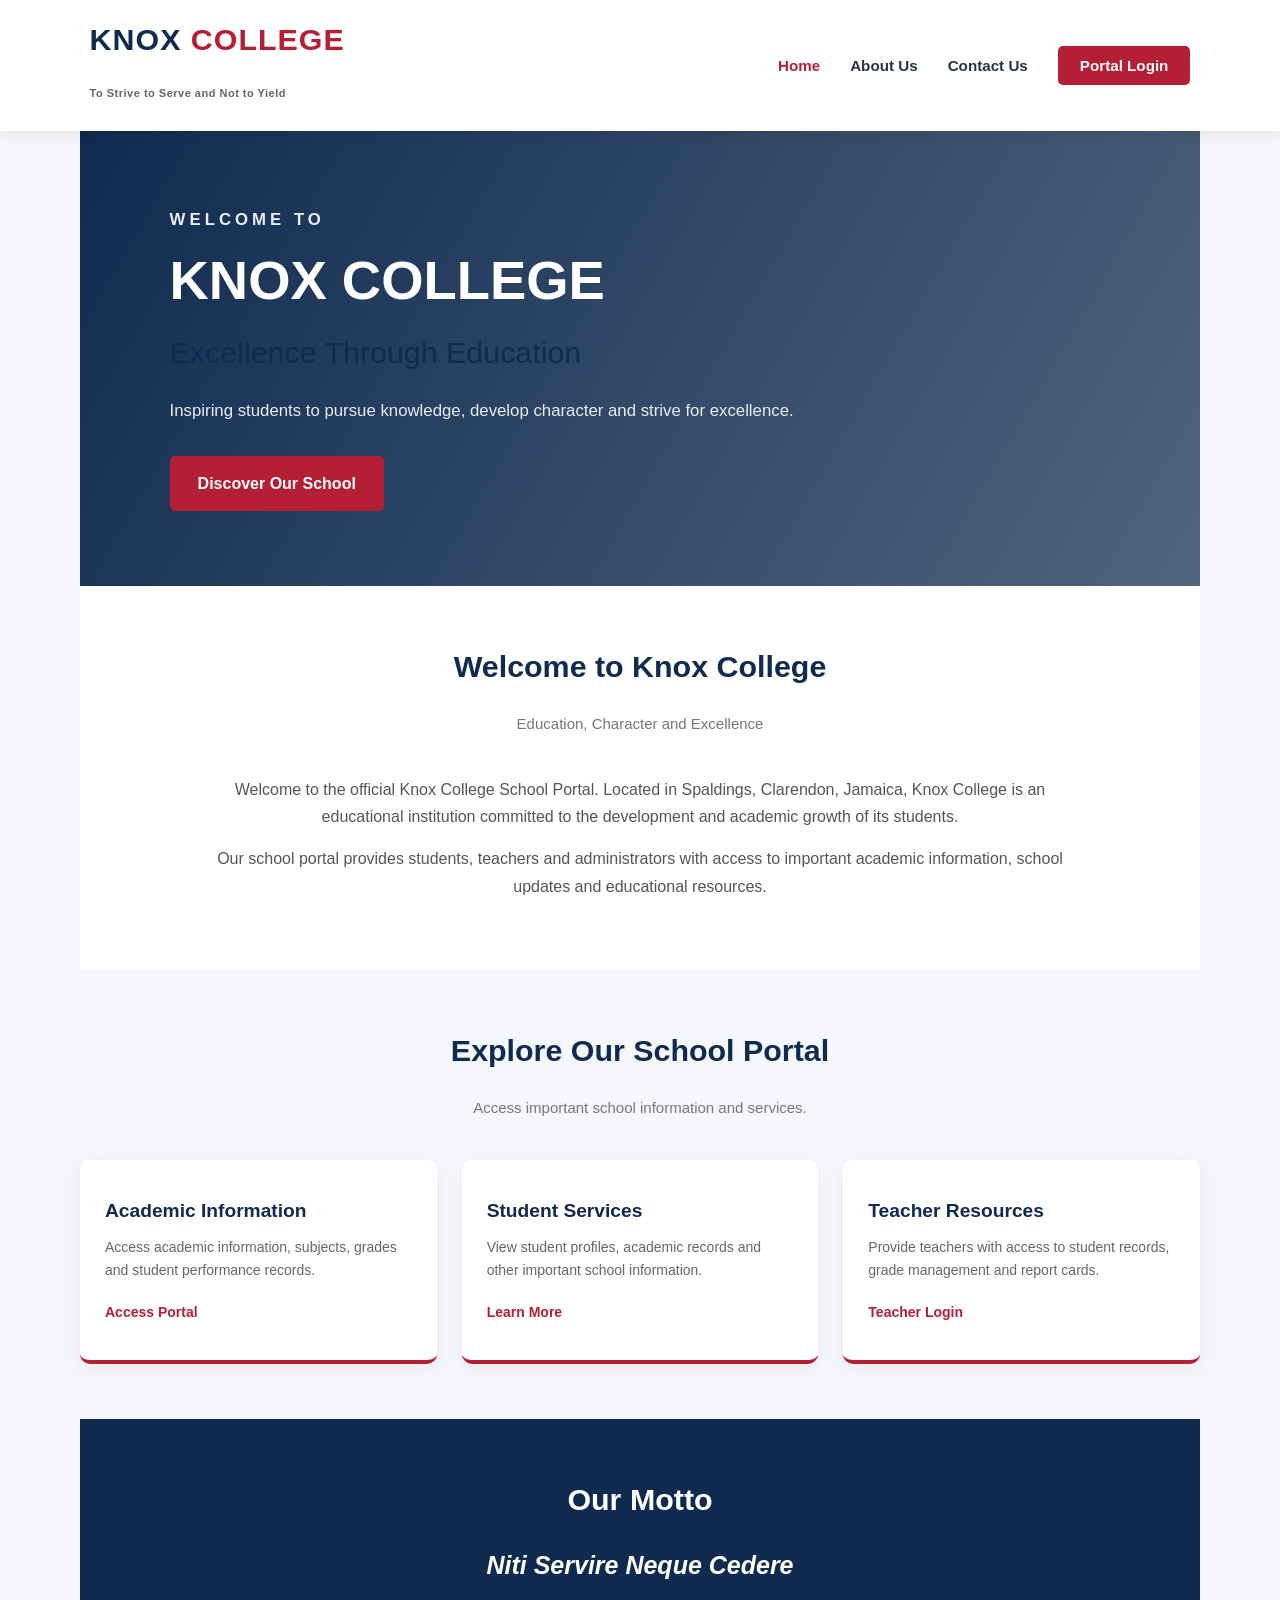
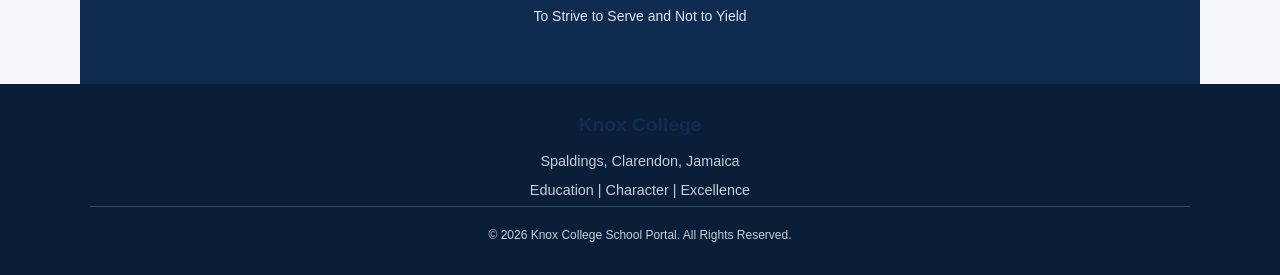
<file: index.html>
<!DOCTYPE html>
<html lang="en">
<head>
    <meta charset="UTF-8">
    <meta name="viewport" content="width=device-width, initial-scale=1.0">
    <meta name="description" content="Welcome to Knox College, Spaldings, Clarendon, Jamaica.">
    <title>Knox College | Home</title>

    <!-- Main Stylesheet -->
    <link rel="stylesheet" href="css/style.css">
    <link rel="stylesheet" href="css/responsive.css">
</head>

<body>

    <!-- Website Header -->
    <header class="main-header">

        <div class="logo">
            <h2>KNOX <span>COLLEGE</span></h2>
            <p>To Strive to Serve and Not to Yield</p>
        </div>

        <!-- Main Navigation -->
        <nav class="navbar">
            <ul>
                <li><a href="index.html" class="active">Home</a></li>
                <li><a href="about.html">About Us</a></li>
                <li><a href="contact.html">Contact Us</a></li>
                <li><a href="login.html" class="login-btn">Portal Login</a></li>
            </ul>
        </nav>

    </header>


    <!-- Main Content -->
    <main>

        <!-- Hero Section -->
        <section class="hero">

            <div class="hero-content">

                <p class="welcome-text">WELCOME TO</p>

                <h1>KNox College</h1>

                <h2>Excellence Through Education</h2>

                <p>
                    Inspiring students to pursue knowledge,
                    develop character and strive for excellence.
                </p>

                <a href="about.html" class="hero-btn">
                    Discover Our School
                </a>

            </div>

        </section>


        <!-- Introduction Section -->
        <section class="introduction">

            <div class="section-heading">
                <h2>Welcome to Knox College</h2>
                <p>Education, Character and Excellence</p>
            </div>

            <div class="intro-content">

                <p>
                    Welcome to the official Knox College School Portal.
                    Located in Spaldings, Clarendon, Jamaica, Knox College
                    is an educational institution committed to the
                    development and academic growth of its students.
                </p>

                <p>
                    Our school portal provides students, teachers and
                    administrators with access to important academic
                    information, school updates and educational resources.
                </p>

            </div>

        </section>


        <!-- Portal Features -->
        <section class="portal-section">

            <div class="section-heading">
                <h2>Explore Our School Portal</h2>
                <p>Access important school information and services.</p>
            </div>

            <div class="portal-container">

                <article class="portal-card">
                    <h3>Academic Information</h3>
                    <p>
                        Access academic information, subjects,
                        grades and student performance records.
                    </p>
                    <a href="login.html">Access Portal</a>
                </article>

                <article class="portal-card">
                    <h3>Student Services</h3>
                    <p>
                        View student profiles, academic records
                        and other important school information.
                    </p>
                    <a href="login.html">Learn More</a>
                </article>

                <article class="portal-card">
                    <h3>Teacher Resources</h3>
                    <p>
                        Provide teachers with access to student
                        records, grade management and report cards.
                    </p>
                    <a href="login.html">Teacher Login</a>
                </article>

            </div>

        </section>


        <!-- School Motto -->
        <section class="motto-section">

            <h2>Our Motto</h2>

            <p>Niti Servire Neque Cedere</p>

            <span>To Strive to Serve and Not to Yield</span>

        </section>

    </main>


    <!-- Website Footer -->
    <footer class="main-footer">

        <div class="footer-content">

            <h3>Knox College</h3>

            <p>Spaldings, Clarendon, Jamaica</p>

            <p>Education | Character | Excellence</p>

            <p class="copyright">
                &copy; 2026 Knox College School Portal.
                All Rights Reserved.
            </p>

        </div>

    </footer>

</body>
</html>
</file>
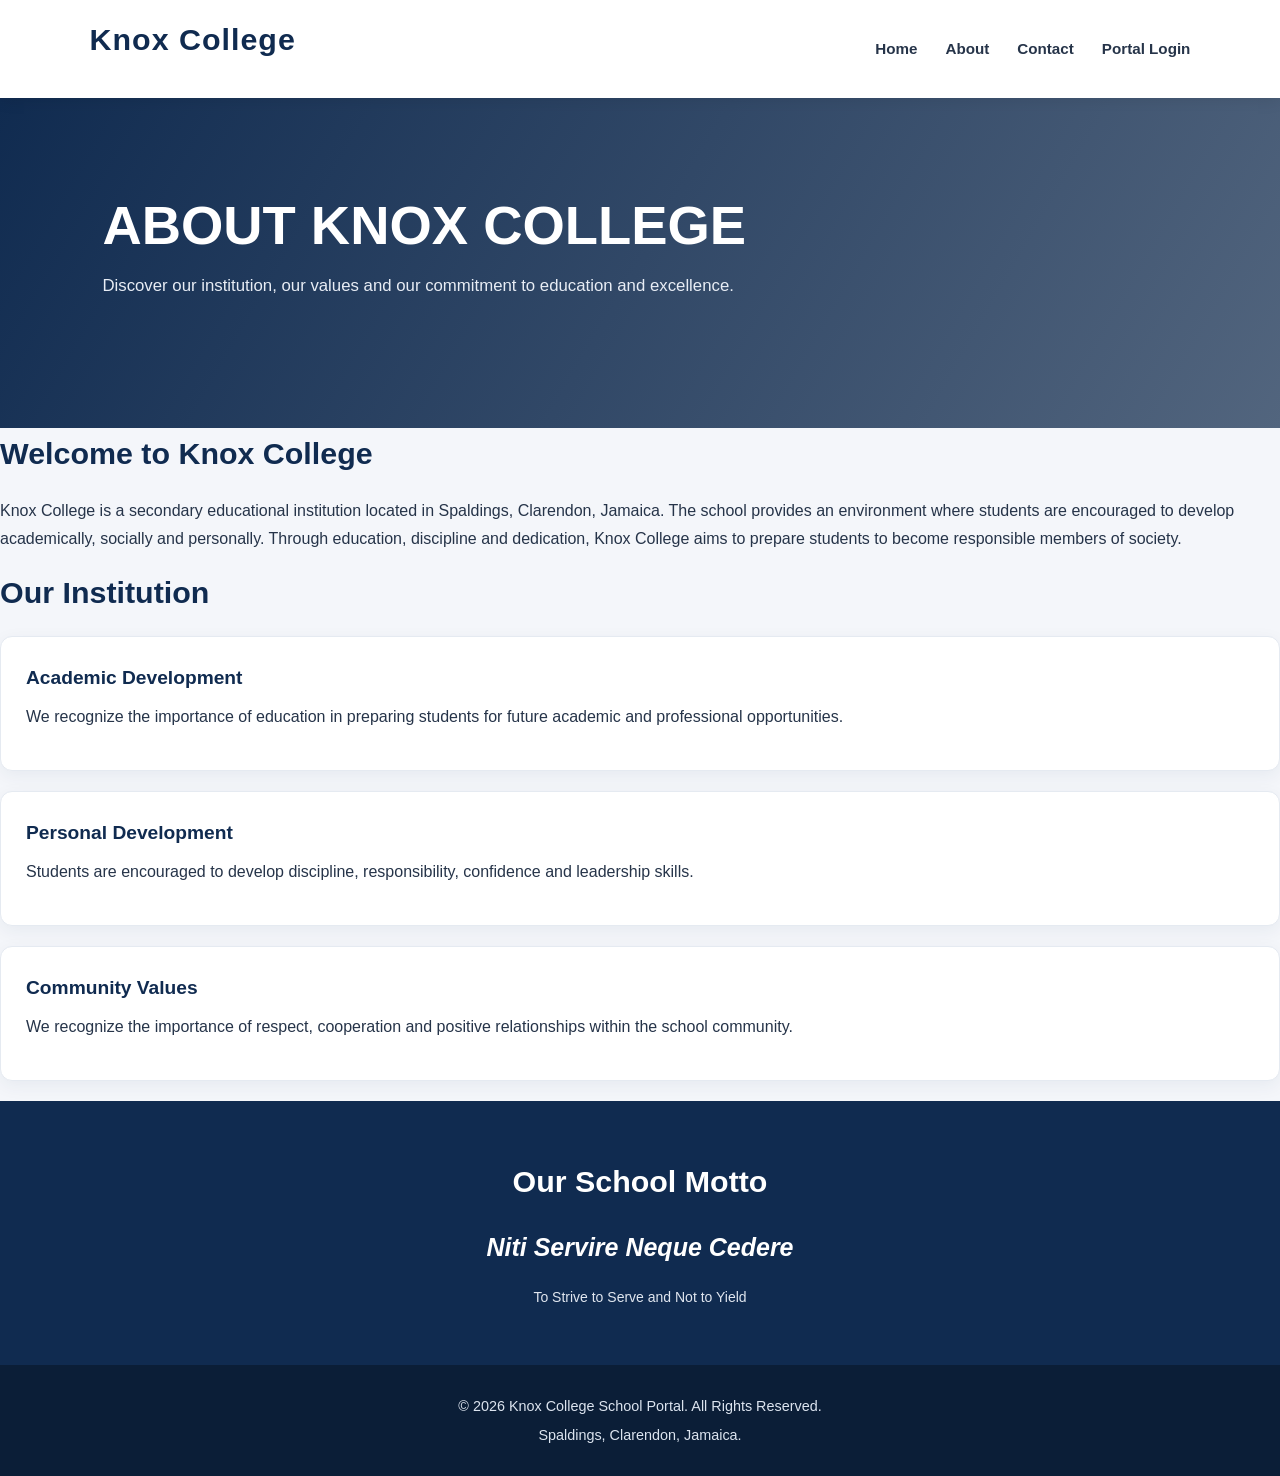
<file: about.html>
<!DOCTYPE html>
<html lang="en">

<head>
    <meta charset="UTF-8">
    <meta name="viewport" content="width=device-width, initial-scale=1.0">

    <title>About Knox College | School Portal</title>

    <link rel="stylesheet" href="css/style.css">
    <link rel="stylesheet" href="css/responsive.css">
</head>

<body>

    <!-- Website Header -->
    <header class="site-header">

        <div class="logo">
            <h2>Knox College</h2>
        </div>

        <nav>
            <a href="index.html">Home</a>
            <a href="about.html">About</a>
            <a href="contact.html">Contact</a>
            <a href="login.html">Portal Login</a>
        </nav>

    </header>


    <!-- About Hero Section -->
    <section class="hero">
        <div class="hero-content">

            <h1>About Knox College</h1>

            <p>
                Discover our institution, our values and our
                commitment to education and excellence.
            </p>

        </div>
    </section>


    <!-- School Introduction -->
    <section class="intro-section">

        <div class="container">

            <h2>Welcome to Knox College</h2>

            <p>
                Knox College is a secondary educational institution
                located in Spaldings, Clarendon, Jamaica.

                The school provides an environment where students
                are encouraged to develop academically, socially
                and personally.

                Through education, discipline and dedication,
                Knox College aims to prepare students to become
                responsible members of society.
            </p>

        </div>

    </section>


    <!-- School Information -->
    <section class="features-section">

        <div class="container">

            <h2>Our Institution</h2>

            <div class="features-grid">

                <div class="feature-card">

                    <h3>Academic Development</h3>

                    <p>
                        We recognize the importance of education
                        in preparing students for future academic
                        and professional opportunities.
                    </p>

                </div>


                <div class="feature-card">

                    <h3>Personal Development</h3>

                    <p>
                        Students are encouraged to develop
                        discipline, responsibility, confidence
                        and leadership skills.
                    </p>

                </div>


                <div class="feature-card">

                    <h3>Community Values</h3>

                    <p>
                        We recognize the importance of respect,
                        cooperation and positive relationships
                        within the school community.
                    </p>

                </div>

            </div>

        </div>

    </section>


    <!-- School Motto -->
    <section class="motto-section">

        <div class="container">

            <h2>Our School Motto</h2>

            <p>
                Niti Servire Neque Cedere
            </p>

            <span>
                To Strive to Serve and Not to Yield
            </span>

        </div>

    </section>


    <!-- Footer -->
    <footer class="site-footer">

        <p>
            &copy; 2026 Knox College School Portal.
            All Rights Reserved.
        </p>

        <p>
            Spaldings, Clarendon, Jamaica.
        </p>

    </footer>

</body>

</html>
</file>
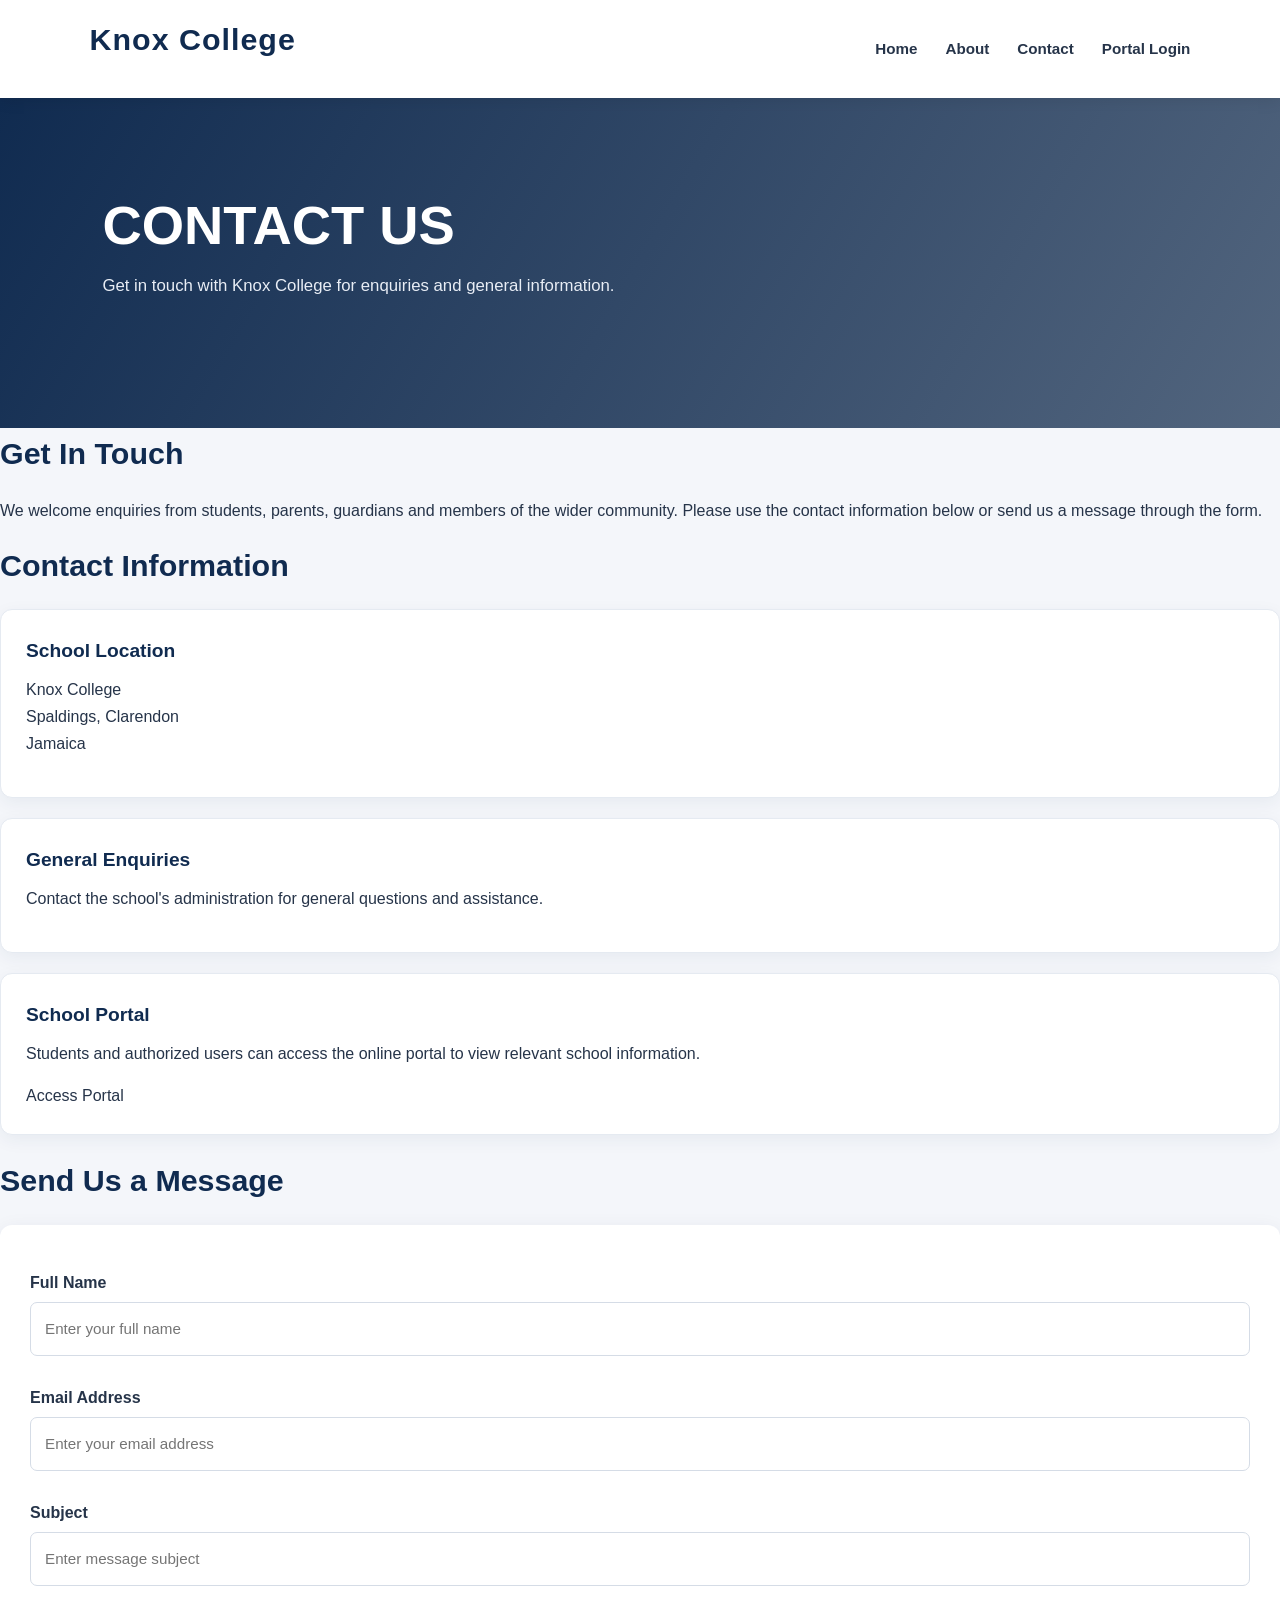
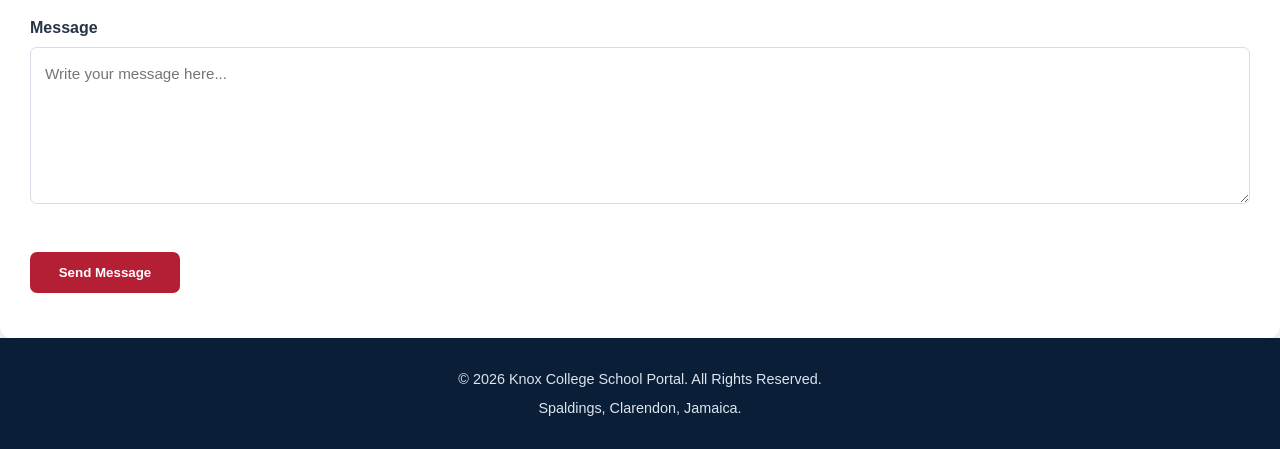
<file: contact.html>
<!DOCTYPE html>
<html lang="en">

<head>
    <meta charset="UTF-8">
    <meta name="viewport" content="width=device-width, initial-scale=1.0">

    <title>Contact Knox College | School Portal</title>

    <link rel="stylesheet" href="css/style.css">
    <link rel="stylesheet" href="css/responsive.css">
</head>

<body>

    <!-- Website Header -->
    <header class="site-header">

        <div class="logo">
            <h2>Knox College</h2>
        </div>

        <nav>
            <a href="index.html">Home</a>
            <a href="about.html">About</a>
            <a href="contact.html">Contact</a>
            <a href="login.html">Portal Login</a>
        </nav>

    </header>


    <!-- Contact Hero Section -->
    <section class="hero">

        <div class="hero-content">

            <h1>Contact Us</h1>

            <p>
                Get in touch with Knox College for enquiries
                and general information.
            </p>

        </div>

    </section>


    <!-- Contact Information -->
    <section class="intro-section">

        <div class="container">

            <h2>Get In Touch</h2>

            <p>
                We welcome enquiries from students, parents,
                guardians and members of the wider community.
                Please use the contact information below
                or send us a message through the form.
            </p>

        </div>

    </section>


    <!-- Contact Details and Form -->
    <section class="features-section">

        <div class="container">

            <h2>Contact Information</h2>

            <div class="features-grid">

                <div class="feature-card">

                    <h3>School Location</h3>

                    <p>
                        Knox College<br>
                        Spaldings, Clarendon<br>
                        Jamaica
                    </p>

                </div>


                <div class="feature-card">

                    <h3>General Enquiries</h3>

                    <p>
                        Contact the school's administration
                        for general questions and assistance.
                    </p>

                </div>


                <div class="feature-card">

                    <h3>School Portal</h3>

                    <p>
                        Students and authorized users can
                        access the online portal to view
                        relevant school information.
                    </p>

                    <a href="login.html">Access Portal</a>

                </div>

            </div>

        </div>

    </section>


    <!-- Contact Form -->
    <section class="intro-section">

        <div class="container">

            <h2>Send Us a Message</h2>

            <form id="contactForm">

                <div class="form-group">

                    <label for="contactName">Full Name</label>

                    <input
                        type="text"
                        id="contactName"
                        placeholder="Enter your full name"
                        required
                    >

                </div>


                <div class="form-group">

                    <label for="contactEmail">Email Address</label>

                    <input
                        type="email"
                        id="contactEmail"
                        placeholder="Enter your email address"
                        required
                    >

                </div>


                <div class="form-group">

                    <label for="contactSubject">Subject</label>

                    <input
                        type="text"
                        id="contactSubject"
                        placeholder="Enter message subject"
                        required
                    >

                </div>


                <div class="form-group">

                    <label for="contactMessage">Message</label>

                    <textarea
                        id="contactMessage"
                        rows="5"
                        placeholder="Write your message here..."
                        required
                    ></textarea>

                </div>


                <button type="submit" class="dashboard-button">
                    Send Message
                </button>

                <p id="contactFeedback"></p>

            </form>

        </div>

    </section>


    <!-- Footer -->
    <footer class="site-footer">

        <p>
            &copy; 2026 Knox College School Portal.
            All Rights Reserved.
        </p>

        <p>
            Spaldings, Clarendon, Jamaica.
        </p>

    </footer>


    <!-- Contact Form Demonstration -->
    <script>

        document.getElementById("contactForm")
            .addEventListener("submit", function(event) {

                event.preventDefault();

                document.getElementById("contactFeedback")
                    .textContent =
                    "Thank you for your message. This demonstration form does not send messages to the school.";

                this.reset();

            });

    </script>

</body>

</html>
</file>
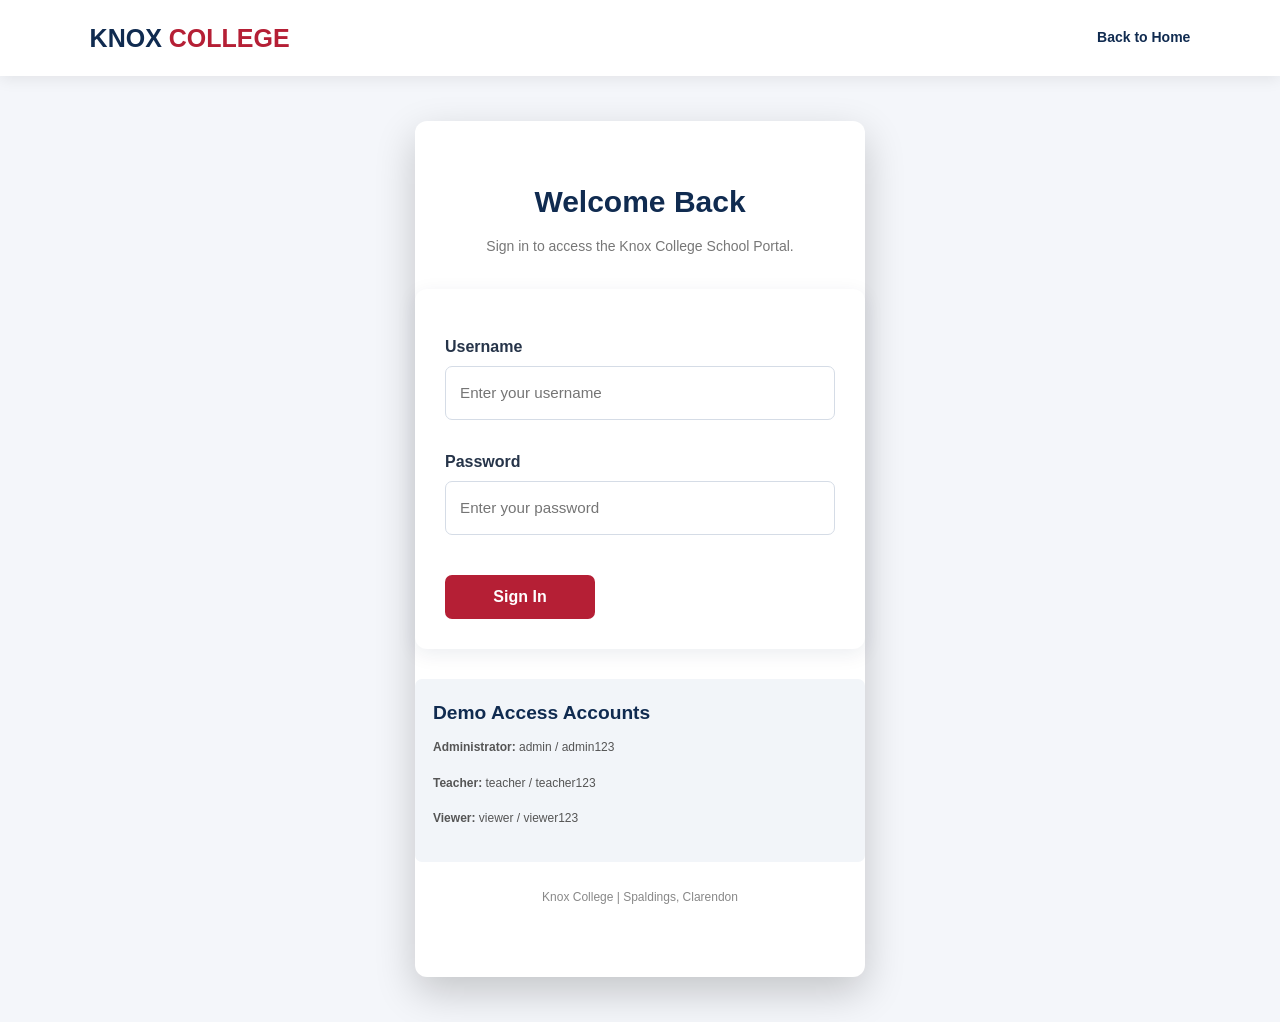
<file: login.html>
<!DOCTYPE html>
<html lang="en">

<head>
    <meta charset="UTF-8">
    <meta name="viewport" content="width=device-width, initial-scale=1.0">

    <title>Portal Login | Knox College</title>

    <link rel="stylesheet" href="css/style.css">
    <link rel="stylesheet" href="css/responsive.css">
</head>

<body class="login-page">

    <!-- Login Header -->
    <header class="login-header">

        <a href="index.html" class="login-brand">
            KNOX <span>COLLEGE</span>
        </a>

        <a href="index.html" class="back-home">
            Back to Home
        </a>

    </header>


    <!-- Login Main Section -->
    <main class="login-main">

        <section class="login-container">

            <div class="login-heading">

                <h1>Welcome Back</h1>

                <p>
                    Sign in to access the Knox College School Portal.
                </p>

            </div>


            <!-- Login Form -->
            <form id="loginForm">

                <div class="form-group">

                    <label for="username">Username</label>

                    <input
                        type="text"
                        id="username"
                        name="username"
                        placeholder="Enter your username"
                        required
                    >

                </div>


                <div class="form-group">

                    <label for="password">Password</label>

                    <input
                        type="password"
                        id="password"
                        name="password"
                        placeholder="Enter your password"
                        required
                    >

                </div>


                <p id="loginMessage" class="login-message"
                   role="alert" aria-live="polite"></p>


                <button type="submit" class="login-submit">
                    Sign In
                </button>

            </form>


            <!-- Demonstration Credentials -->
            <div class="demo-credentials">

                <h3>Demo Access Accounts</h3>

                <p><strong>Administrator:</strong> admin / admin123</p>

                <p><strong>Teacher:</strong> teacher / teacher123</p>

                <p><strong>Viewer:</strong> viewer / viewer123</p>

            </div>


            <div class="login-footer">

                <p>
                    Knox College | Spaldings, Clarendon
                </p>

            </div>

        </section>

    </main>


    <!-- JavaScript Files -->
    <script src="js/storage.js"></script>
    <script src="js/auth.js"></script>

    <script>

        // Select the login form
        const loginForm = document.getElementById("loginForm");

        // Select the message element
        const loginMessage = document.getElementById("loginMessage");


        // Listen for form submission
        loginForm.addEventListener("submit", function(event) {

            // Prevent the page from refreshing
            event.preventDefault();


            // Retrieve input values
            const username = document.getElementById("username").value.trim();

            const password = document.getElementById("password").value;


            // Authenticate user
            const result = loginUser(username, password);


            // Check login result
            if (result.success) {

                loginMessage.textContent = "Login successful! Redirecting...";

                loginMessage.className = "login-message success";

                // Redirect based on user role
                redirectUser(result.user.role);

            } else {

                loginMessage.textContent = result.message;

                loginMessage.className = "login-message error";

            }

        });

    </script>

</body>
</html>
</file>
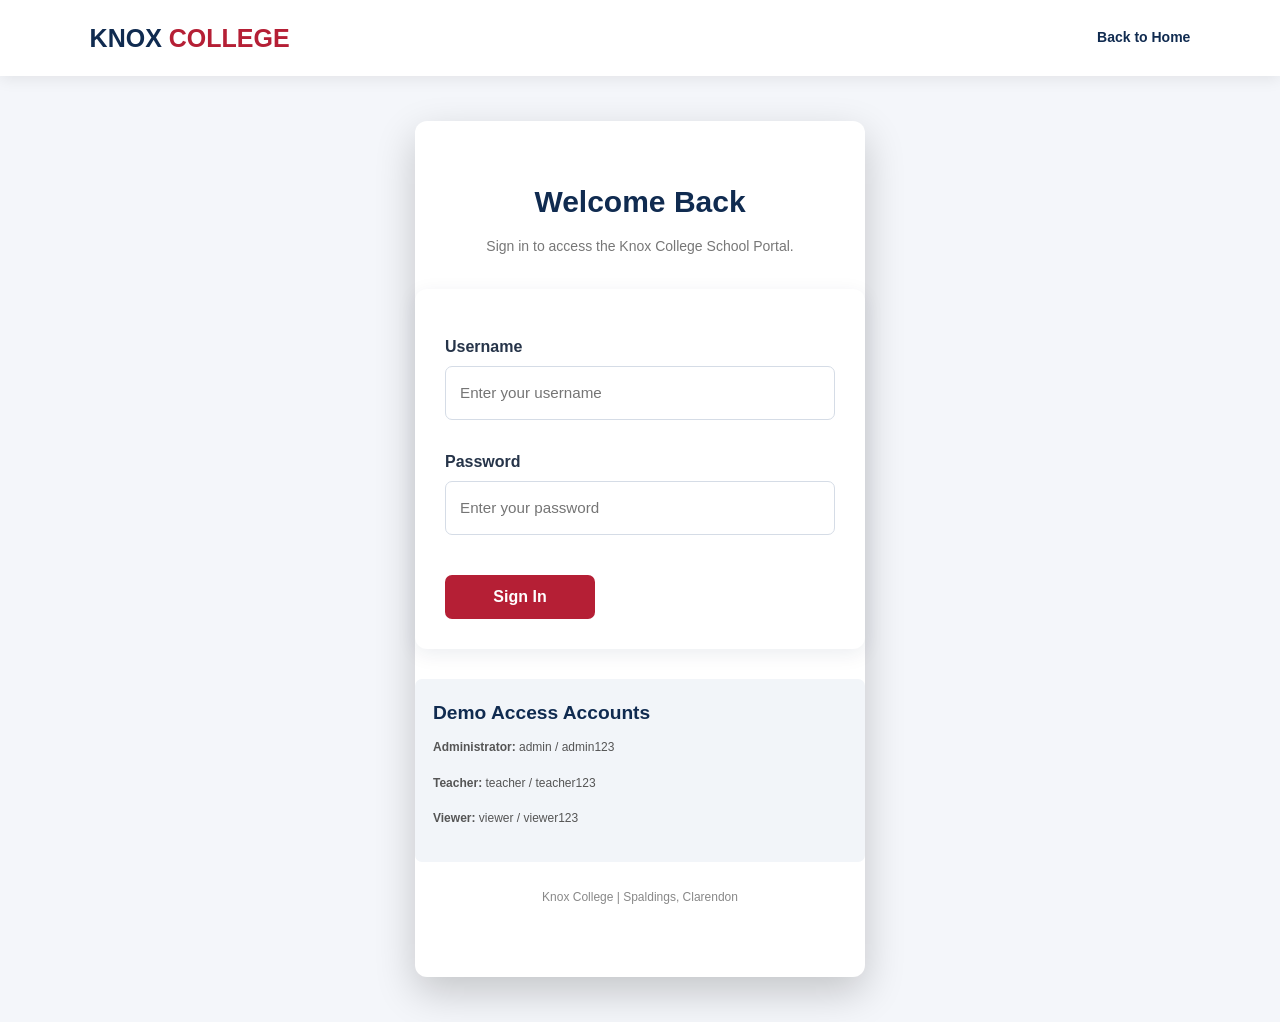
<file: admin/dashboard.html>
<!DOCTYPE html>
<html lang="en">

<head>
    <meta charset="UTF-8">
    <meta name="viewport" content="width=device-width, initial-scale=1.0">

    <title>Administrator Dashboard | Knox College</title>

    <link rel="stylesheet" href="../css/style.css">
    <link rel="stylesheet" href="../css/dashboard.css">
    <link rel="stylesheet" href="../css/responsive.css">
</head>

<body class="dashboard-page">

    <!--
        Group Members:
        Add all group members' names, IDs and lab times here.
    -->

    <header class="dashboard-header">
        <div class="dashboard-brand">
            KNOX <span>COLLEGE</span>
        </div>

        <div class="dashboard-user">
            <span id="welcomeUser">Administrator</span>
            <button onclick="logoutUser()">Logout</button>
        </div>
    </header>

    <div class="dashboard-layout">

        <aside class="dashboard-sidebar">
            <h3>Administration</h3>

            <nav>
                <a href="#overview" class="sidebar-link active">
                    Dashboard Overview
                </a>

                <a href="#students" class="sidebar-link">
                    Student Registry
                </a>

                <a href="#grades" class="sidebar-link">
                    Academic Records
                </a>

                <a href="#finance" class="sidebar-link">
                    Financial Ledger
                </a>
            </nav>
        </aside>

        <main class="dashboard-content">

            <!-- Dashboard Overview -->
            <section id="overview">

                <div class="dashboard-heading">
                    <div>
                        <p>ADMINISTRATION PANEL</p>
                        <h1>Dashboard Overview</h1>
                        <span>Welcome to Knox College administration.</span>
                    </div>
                </div>

                <div class="stats-container">

                    <article class="stat-card">
                        <h3>Total Students</h3>
                        <p id="totalStudents">0</p>
                    </article>

                    <article class="stat-card">
                        <h3>Registered Users</h3>
                        <p id="totalUsers">0</p>
                    </article>

                    <article class="stat-card">
                        <h3>Total Grade Records</h3>
                        <p id="totalGrades">0</p>
                    </article>

                    <article class="stat-card">
                        <h3>Outstanding Fees</h3>
                        <p id="outstandingFees">0</p>
                    </article>

                </div>
            </section>

            <!-- Student Registry -->
            <section id="students" class="dashboard-section">

                <div class="section-title">
                    <h2>Student Registry</h2>
                    <p>Register and manage student information.</p>
                </div>

                <div class="dashboard-panel">

                    <h3>Register New Student</h3>

                    <form id="studentForm">

                        <div class="dashboard-form-grid">

                            <div class="form-group">
                                <label for="studentId">Student ID</label>
                                <input type="text" id="studentId"
                                       placeholder="e.g. KC004" required>
                            </div>

                            <div class="form-group">
                                <label for="firstName">First Name</label>
                                <input type="text" id="firstName" required>
                            </div>

                            <div class="form-group">
                                <label for="lastName">Last Name</label>
                                <input type="text" id="lastName" required>
                            </div>

                            <div class="form-group">
                                <label for="gender">Gender</label>
                                <select id="gender" required>
                                    <option value="">Select Gender</option>
                                    <option value="Male">Male</option>
                                    <option value="Female">Female</option>
                                </select>
                            </div>

                            <div class="form-group">
                                <label for="className">Class</label>
                                <select id="className" required>
                                    <option value="">Select Class</option>
                                    <option value="Grade 7">Grade 7</option>
                                    <option value="Grade 8">Grade 8</option>
                                    <option value="Grade 9">Grade 9</option>
                                    <option value="Grade 10">Grade 10</option>
                                    <option value="Grade 11">Grade 11</option>
                                    <option value="Grade 12">Grade 12</option>
                                    <option value="Grade 13">Grade 13</option>
                                </select>
                            </div>

                            <div class="form-group">
                                <label for="semester">Semester</label>
                                <select id="semester" required>
                                    <option value="">Select Semester</option>
                                    <option value="Semester 1">Semester 1</option>
                                    <option value="Semester 2">Semester 2</option>
                                </select>
                            </div>

                            <div class="form-group">
                                <label for="parentContact">Parent Contact</label>
                                <input type="tel" id="parentContact"
                                       placeholder="876-555-0100" required>
                            </div>

                        </div>

                        <button type="submit" class="dashboard-button">
                            Register Student
                        </button>

                        <p id="studentMessage" role="status"></p>

                    </form>

                </div>

                <div class="dashboard-panel">

                    <h3>Registered Students</h3>

                    <input type="search"
                           id="studentSearch"
                           placeholder="Search students...">

                    <div class="table-wrapper">
                        <table>
                            <thead>
                                <tr>
                                    <th>Student ID</th>
                                    <th>Name</th>
                                    <th>Class</th>
                                    <th>Semester</th>
                                    <th>Status</th>
                                    <th>Actions</th>
                                </tr>
                            </thead>

                            <tbody id="studentTableBody"></tbody>
                        </table>
                    </div>

                </div>

            </section>

            <!-- Academic Records -->
            <section id="grades" class="dashboard-section">

                <div class="section-title">
                    <h2>Academic Records</h2>
                    <p>View student academic performance.</p>
                </div>

                <div class="dashboard-panel">

                    <h3>Grade Records</h3>

                    <div class="table-wrapper">
                        <table>
                            <thead>
                                <tr>
                                    <th>Student ID</th>
                                    <th>Subject</th>
                                    <th>Assessment</th>
                                    <th>Score</th>
                                    <th>Term</th>
                                </tr>
                            </thead>

                            <tbody id="gradeTableBody"></tbody>
                        </table>
                    </div>

                </div>

            </section>

            <!-- Financial Ledger -->
            <section id="finance" class="dashboard-section">

                <div class="section-title">
                    <h2>Financial Ledger</h2>
                    <p>Monitor tuition payments and outstanding balances.</p>
                </div>

                <!-- Record Payment Form -->
                <div class="dashboard-panel">

                    <h3>Record Student Payment</h3>

                    <p>
                        Select a student and enter the amount received
                        to update their financial records.
                    </p>

                    <form id="paymentForm">

                        <div class="dashboard-form-grid">

                            <div class="form-group">
                                <label for="paymentStudent">
                                    Select Student
                                </label>

                                <select id="paymentStudent" required>
                                    <option value="">Select a student</option>
                                </select>
                            </div>

                            <div class="form-group">
                                <label for="paymentAmount">
                                    Payment Amount (JMD)
                                </label>

                                <input
                                    type="number"
                                    id="paymentAmount"
                                    min="1"
                                    step="0.01"
                                    placeholder="Enter amount paid"
                                    required
                                >
                            </div>

                        </div>

                        <p id="paymentBalance">
                            Select a student to view their outstanding balance.
                        </p>

                        <button type="submit" class="dashboard-button">
                            Record Payment
                        </button>

                        <p id="paymentMessage" role="status"></p>

                    </form>

                </div>

                <!-- Financial Records Table -->
                <div class="dashboard-panel">

                    <h3>Student Financial Records</h3>

                    <div class="table-wrapper">
                        <table>
                            <thead>
                                <tr>
                                    <th>Student ID</th>
                                    <th>Tuition</th>
                                    <th>Amount Paid</th>
                                    <th>Balance</th>
                                    <th>Status</th>
                                </tr>
                            </thead>

                            <tbody id="financeTableBody"></tbody>
                        </table>
                    </div>

                </div>

            </section>

        </main>

    </div>

    <!-- JavaScript -->
    <script src="../js/storage.js"></script>
    <script src="../js/auth.js"></script>
    <script src="../js/admin.js"></script>

</body>
</html>
</file>
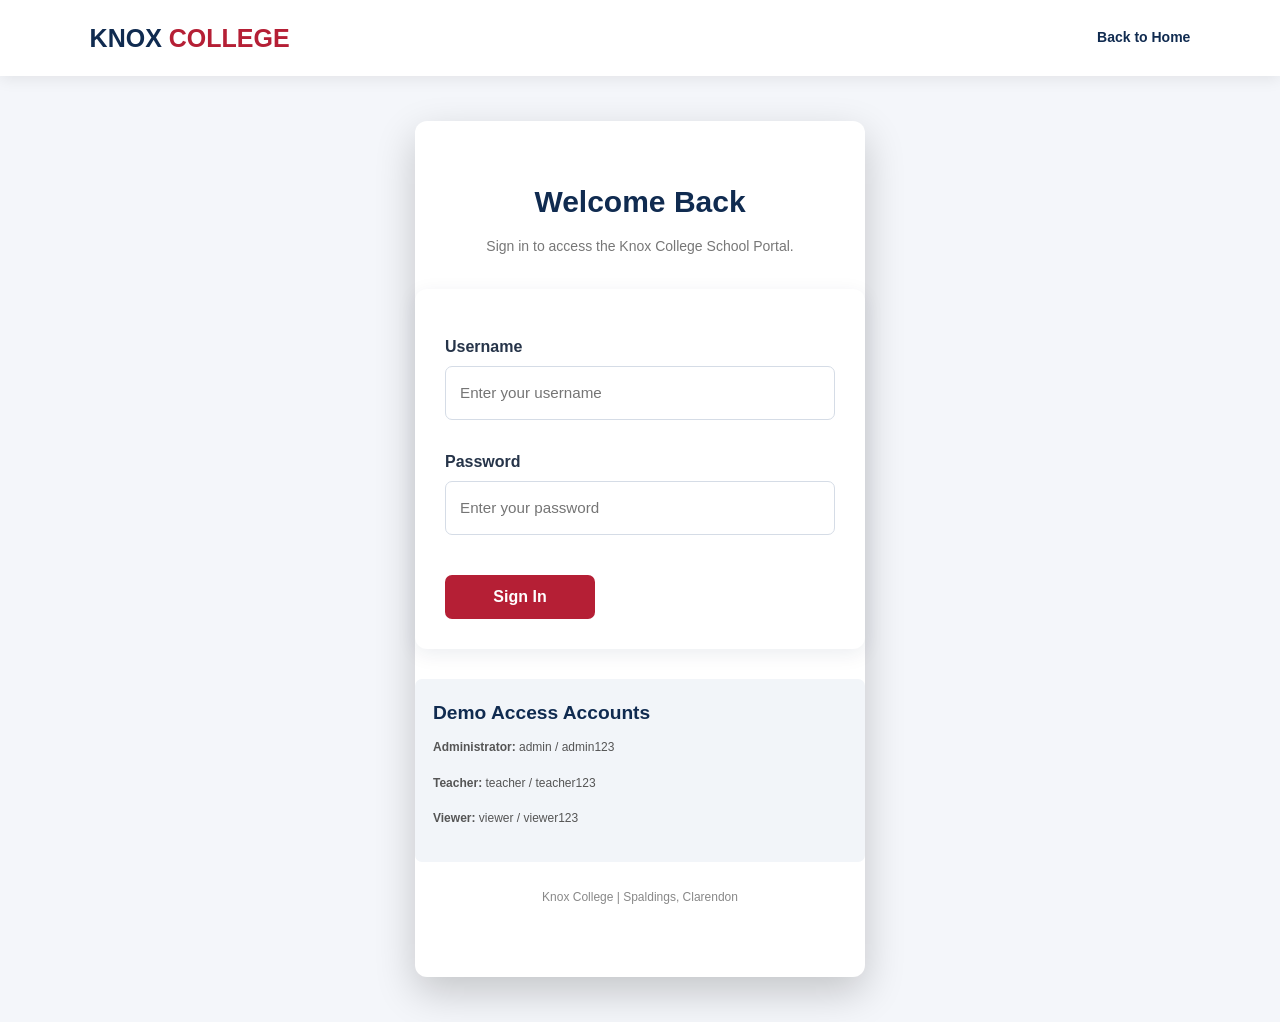
<file: teacher/dashboard.html>
<!DOCTYPE html>
<html lang="en">

<head>
    <meta charset="UTF-8">
    <meta name="viewport" content="width=device-width, initial-scale=1.0">

    <title>Teacher Dashboard | Knox College</title>

    <link rel="stylesheet" href="../css/style.css">
    <link rel="stylesheet" href="../css/dashboard.css">
    <link rel="stylesheet" href="../css/responsive.css">
</head>

<body class="dashboard-page">

    <!-- Dashboard Header -->
    <header class="dashboard-header">

        <div class="dashboard-brand">
            KNOX <span>COLLEGE</span>
        </div>

        <div class="dashboard-user">
            <span id="welcomeUser">Teacher</span>
            <button onclick="logoutUser()">Logout</button>
        </div>

    </header>


    <!-- Dashboard Layout -->
    <div class="dashboard-layout">

        <!-- Sidebar -->
        <aside class="dashboard-sidebar">

            <h3>Teacher Panel</h3>

            <nav>
                <a href="#overview" class="sidebar-link active">
                    Dashboard Overview
                </a>

                <a href="#subjects" class="sidebar-link">
                    My Subjects
                </a>

                <a href="#grades" class="sidebar-link">
                    Grade Management
                </a>

                <a href="#reports" class="sidebar-link">
                    Report Cards
                </a>
            </nav>

        </aside>


        <!-- Main Content -->
        <main class="dashboard-content">

            <!-- Overview -->
            <section id="overview">

                <div class="dashboard-heading">

                    <div>
                        <p>INSTRUCTOR PANEL</p>
                        <h1>Teacher Dashboard</h1>
                        <span>Manage your subjects and student academic records.</span>
                    </div>

                </div>


                <!-- Statistics -->
                <div class="stats-container">

                    <article class="stat-card">
                        <h3>Assigned Subjects</h3>
                        <p id="totalSubjects">0</p>
                    </article>

                    <article class="stat-card">
                        <h3>Students</h3>
                        <p id="totalTeacherStudents">0</p>
                    </article>

                    <article class="stat-card">
                        <h3>Grade Records</h3>
                        <p id="totalTeacherGrades">0</p>
                    </article>

                    <article class="stat-card">
                        <h3>Average Performance</h3>
                        <p id="classAverage">0%</p>
                    </article>

                </div>

            </section>


            <!-- Subject Selection -->
            <section id="subjects" class="dashboard-section">

                <div class="section-title">
                    <h2>My Subjects</h2>
                    <p>Select an assigned subject to access its student records.</p>
                </div>

                <div class="dashboard-panel">

                    <h3>Curriculum Filter</h3>

                    <div class="form-group">

                        <label for="subjectSelect">
                            Select Subject
                        </label>

                        <select id="subjectSelect">
                            <option value="">Choose a subject</option>
                        </select>

                    </div>

                    <div class="form-group">

                        <label for="studentSelect">
                            Select Student
                        </label>

                        <select id="studentSelect" disabled>
                            <option value="">Select a subject first</option>
                        </select>

                    </div>

                    <p id="subjectMessage" role="status"></p>

                </div>

            </section>


            <!-- Grade Management -->
            <section id="grades" class="dashboard-section">

                <div class="section-title">
                    <h2>Grade Management</h2>
                    <p>Enter and manage student assessment scores.</p>
                </div>

                <div class="dashboard-panel">

                    <h3>Assessment Entry</h3>

                    <form id="gradeForm">

                        <div class="dashboard-form-grid">

                            <div class="form-group">

                                <label for="gradeAssessment">
                                    Assessment Type
                                </label>

                                <select id="gradeAssessment" required>

                                    <option value="">Select Assessment</option>
                                    <option value="Test">Test</option>
                                    <option value="Quiz">Quiz</option>
                                    <option value="Assignment">Assignment</option>
                                    <option value="Midterm">Midterm</option>
                                    <option value="Final Exam">Final Exam</option>

                                </select>

                            </div>


                            <div class="form-group">

                                <label for="gradeScore">
                                    Student Score
                                </label>

                                <input
                                    type="number"
                                    id="gradeScore"
                                    min="0"
                                    required
                                    placeholder="Enter score"
                                >

                            </div>


                            <div class="form-group">

                                <label for="maxScore">
                                    Maximum Score
                                </label>

                                <input
                                    type="number"
                                    id="maxScore"
                                    min="1"
                                    value="100"
                                    required
                                >

                            </div>


                            <div class="form-group">

                                <label for="gradeTerm">
                                    Academic Term
                                </label>

                                <select id="gradeTerm" required>

                                    <option value="">Select Term</option>
                                    <option value="Semester 1">Semester 1</option>
                                    <option value="Semester 2">Semester 2</option>

                                </select>

                            </div>

                        </div>


                        <button type="submit" class="dashboard-button">
                            Save Grade
                        </button>

                        <p id="gradeMessage" role="status"></p>

                    </form>

                </div>


                <!-- Grade Records -->
                <div class="dashboard-panel">

                    <h3>Academic Records</h3>

                    <div class="table-wrapper">

                        <table>

                            <thead>
                                <tr>
                                    <th>Student ID</th>
                                    <th>Subject</th>
                                    <th>Assessment</th>
                                    <th>Score</th>
                                    <th>Term</th>
                                </tr>
                            </thead>

                            <tbody id="teacherGradeTable">
                            </tbody>

                        </table>

                    </div>

                </div>

            </section>


            <!-- Report Cards -->
            <section id="reports" class="dashboard-section">

                <div class="section-title">
                    <h2>Report Card Generator</h2>
                    <p>Generate academic performance summaries for individual students.</p>
                </div>

                <div class="dashboard-panel">

                    <h3>Student Report Card</h3>

                    <button
                        type="button"
                        id="generateReport"
                        class="dashboard-button"
                    >
                        Generate Report Card
                    </button>

                    <div id="reportCard" class="report-card">

                        <p>Select a student and generate a report card.</p>

                    </div>

                </div>

            </section>

        </main>

    </div>


    <!-- JavaScript -->
    <script src="../js/storage.js"></script>
    <script src="../js/auth.js"></script>
    <script src="../js/teacher.js"></script>

</body>

</html>
</file>
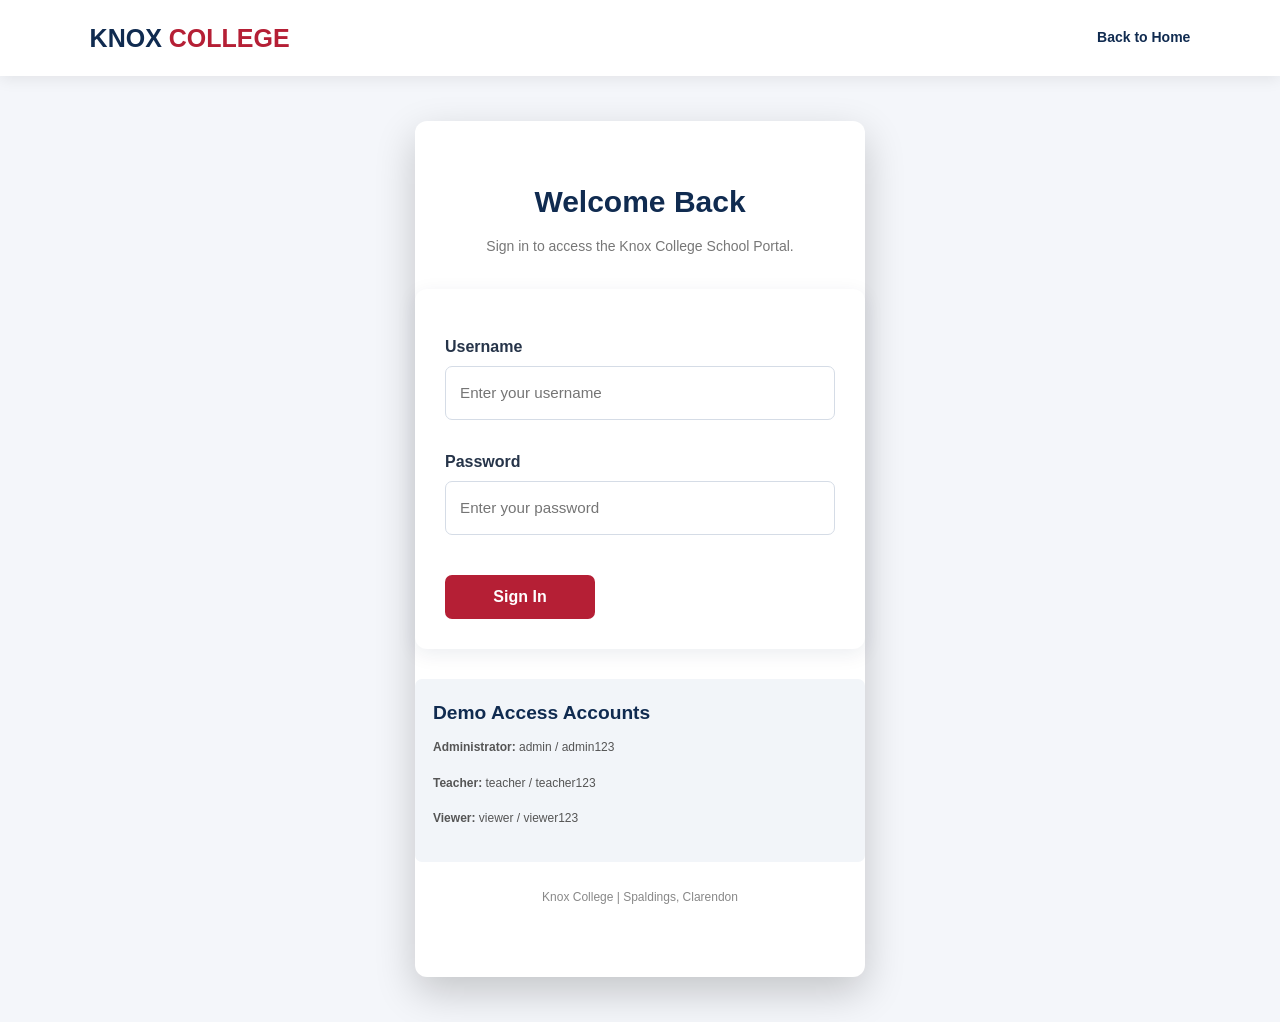
<file: viewer/dashboard.html>
<!DOCTYPE html>
<html lang="en">
<head>
    <meta charset="UTF-8">
    <meta name="viewport" content="width=device-width, initial-scale=1.0">

    <title>Knox College | Viewer Dashboard</title>

    <link rel="stylesheet" href="../css/style.css">
    <link rel="stylesheet" href="../css/responsive.css">
    <link rel="stylesheet" href="../css/dashboard.css">
</head>

<body class="dashboard-page">

    <!-- Dashboard Header -->
    <header class="dashboard-header">

        <div class="dashboard-brand">
            <h2>Knox College</h2>
            <span>School Portal</span>
        </div>

        <div class="dashboard-user">
            <span>General Authorized User</span>
            <button onclick="logoutUser()">Logout</button>
        </div>

    </header>

    <!-- Dashboard Layout -->
    <div class="dashboard-layout">

        <!-- Sidebar -->
        <aside class="dashboard-sidebar">

            <h3>Viewer Panel</h3>

            <nav>
                <a href="#overview" class="active">Dashboard Overview</a>
                <a href="#student-search">Student Profiles</a>
                <a href="#academic-records">Academic Records</a>
                <a href="#financial-records">Financial Statements</a>
            </nav>

        </aside>

        <!-- Main Content -->
        <main class="dashboard-main">

            <!-- Overview -->
            <section id="overview">

                <div class="page-heading">
                    <span>GENERAL ACCESS PANEL</span>
                    <h1>Viewer Dashboard</h1>
                    <p>
                        View student profiles, academic performance
                        and financial information.
                    </p>
                </div>

                <!-- Statistics -->
                <div class="stats-grid">

                    <div class="stat-card">
                        <p>Registered Students</p>
                        <h2 id="viewerTotalStudents">0</h2>
                    </div>

                    <div class="stat-card">
                        <p>Academic Records</p>
                        <h2 id="viewerTotalGrades">0</h2>
                    </div>

                    <div class="stat-card">
                        <p>Financial Records</p>
                        <h2 id="viewerTotalFees">0</h2>
                    </div>

                </div>

            </section>

            <!-- Student Search -->
            <section id="student-search" class="dashboard-section">

                <div class="section-heading">
                    <h2>Student Profiles</h2>
                    <p>Search for registered student information.</p>
                </div>

                <div class="dashboard-card">

                    <h3>Student Search</h3>

                    <div class="form-group">

                        <label for="studentSearch">
                            Search by Student Name or ID
                        </label>

                        <input
                            type="text"
                            id="studentSearch"
                            placeholder="Enter student name or ID..."
                        >

                    </div>

                    <div class="table-container">

                        <table>

                            <thead>
                                <tr>
                                    <th>Student ID</th>
                                    <th>First Name</th>
                                    <th>Last Name</th>
                                    <th>Gender</th>
                                    <th>Class</th>
                                </tr>
                            </thead>

                            <tbody id="viewerStudentTable">

                            </tbody>

                        </table>

                    </div>

                    <p id="studentSearchMessage"></p>

                </div>

            </section>

            <!-- Academic Records -->
            <section id="academic-records" class="dashboard-section">

                <div class="section-heading">
                    <h2>Academic Records</h2>
                    <p>View student grades and assessment results.</p>
                </div>

                <div class="dashboard-card">

                    <h3>Academic Performance</h3>

                    <div class="form-group">

                        <label for="academicStudentSelect">
                            Select Student
                        </label>

                        <select id="academicStudentSelect">

                            <option value="">
                                Select a student
                            </option>

                        </select>

                    </div>

                    <div class="table-container">

                        <table>

                            <thead>
                                <tr>
                                    <th>Subject</th>
                                    <th>Assessment</th>
                                    <th>Score</th>
                                    <th>Percentage</th>
                                    <th>Term</th>
                                </tr>
                            </thead>

                            <tbody id="viewerGradeTable">

                            </tbody>

                        </table>

                    </div>

                    <p id="academicMessage"></p>

                </div>

            </section>

            <!-- Financial Records -->
            <section id="financial-records" class="dashboard-section">

                <div class="section-heading">
                    <h2>Financial Statements</h2>
                    <p>
                        View student financial information and payment status.
                    </p>
                </div>

                <div class="dashboard-card">

                    <h3>Student Financial Information</h3>

                    <div class="form-group">

                        <label for="financialStudentSelect">
                            Select Student
                        </label>

                        <select id="financialStudentSelect">

                            <option value="">
                                Select a student
                            </option>

                        </select>

                    </div>

                    <div class="table-container">

                        <table>

                            <thead>
                                <tr>
                                    <th>Student ID</th>
                                    <th>Amount Due</th>
                                    <th>Amount Paid</th>
                                    <th>Balance</th>
                                    <th>Payment Status</th>
                                </tr>
                            </thead>

                            <tbody id="viewerFinanceTable">

                            </tbody>

                        </table>

                    </div>

                    <p id="financialMessage"></p>

                </div>

            </section>

            <!-- Read-only Notice -->
            <section class="dashboard-card">

                <h3>Read-Only Access</h3>

                <p>
                    This account is authorized for viewing purposes only.
                    Student records, academic grades and financial
                    information cannot be modified through this account.
                </p>

            </section>

        </main>

    </div>

    <!-- JavaScript Files -->
    <script src="../js/storage.js"></script>
    <script src="../js/auth.js"></script>
    <script src="../js/viewer.js"></script>

</body>
</html>
</file>
<file: css/style.css>
/* =========================================
   KNOX COLLEGE SCHOOL PORTAL
   Main Stylesheet
   ========================================= */


/* 1. GLOBAL RESET */

* {
    margin: 0;
    padding: 0;
    box-sizing: border-box;
}

html {
    scroll-behavior: smooth;
}

body {
    font-family: Arial, Helvetica, sans-serif;
    background-color: #f5f7fa;
    color: #252b35;
    line-height: 1.6;
}

a {
    text-decoration: none;
    color: inherit;
}


/* 2. COLOUR VARIABLES */

:root {
    --primary-color: #102b50;
    --secondary-color: #b51f35;
    --accent-color: #e6b84c;
    --light-color: #ffffff;
    --background-color: #f5f7fa;
    --text-color: #252b35;
}


/* 3. WEBSITE HEADER */

.main-header {
    display: flex;
    justify-content: space-between;
    align-items: center;
    padding: 20px 7%;
    background-color: var(--light-color);
    box-shadow: 0 3px 12px rgba(0, 0, 0, 0.08);
    position: sticky;
    top: 0;
    z-index: 1000;
}

.logo h2 {
    color: var(--primary-color);
    font-size: 26px;
    font-weight: 800;
    letter-spacing: 1px;
}

.logo h2 span {
    color: var(--secondary-color);
}

.logo p {
    font-size: 11px;
    color: #666;
    letter-spacing: 0.5px;
}


/* 4. NAVIGATION BAR */

.navbar ul {
    display: flex;
    align-items: center;
    gap: 30px;
    list-style: none;
}

.navbar a {
    color: var(--primary-color);
    font-size: 14px;
    font-weight: 600;
    transition: 0.3s ease;
}

.navbar a:hover,
.navbar a.active {
    color: var(--secondary-color);
}

.navbar .login-btn {
    background-color: var(--secondary-color);
    color: white;
    padding: 11px 22px;
    border-radius: 5px;
}

.navbar .login-btn:hover {
    background-color: var(--primary-color);
    color: white;
}


/* 5. HERO SECTION */

.hero {
    min-height: 550px;
    display: flex;
    align-items: center;
    padding: 80px 10%;
    background:
        linear-gradient(
            90deg,
            rgba(10, 31, 59, 0.96),
            rgba(10, 31, 59, 0.70)
        ),
        url("../assets/images/school-campus.jpg");

    background-size: cover;
    background-position: center;
    color: white;
}

.hero-content {
    max-width: 650px;
}

.welcome-text {
    color: var(--accent-color);
    font-size: 15px;
    font-weight: bold;
    letter-spacing: 4px;
    margin-bottom: 15px;
}

.hero h1 {
    font-size: 60px;
    line-height: 1.2;
    margin-bottom: 12px;
    text-transform: uppercase;
}

.hero h2 {
    font-size: 24px;
    margin-bottom: 20px;
    font-weight: 500;
}

.hero-content > p:not(.welcome-text) {
    font-size: 16px;
    max-width: 520px;
    margin-bottom: 30px;
    color: #e1e6ed;
}

.hero-btn {
    display: inline-block;
    background-color: var(--secondary-color);
    color: white;
    padding: 14px 28px;
    border-radius: 5px;
    font-weight: bold;
    transition: 0.3s ease;
}

.hero-btn:hover {
    background-color: var(--accent-color);
    color: var(--primary-color);
    transform: translateY(-3px);
}


/* 6. INTRODUCTION SECTION */

.introduction {
    padding: 80px 10%;
    text-align: center;
    background-color: white;
}

.section-heading {
    text-align: center;
    margin-bottom: 40px;
}

.section-heading h2 {
    color: var(--primary-color);
    font-size: 32px;
    margin-bottom: 10px;
}

.section-heading p {
    color: #777;
    font-size: 15px;
}

.intro-content {
    max-width: 850px;
    margin: auto;
}

.intro-content p {
    margin-bottom: 18px;
    font-size: 16px;
    color: #555;
}


/* 7. PORTAL FEATURES */

.portal-section {
    padding: 80px 7%;
    background-color: var(--background-color);
}

.portal-container {
    display: grid;
    grid-template-columns: repeat(3, 1fr);
    gap: 25px;
}

.portal-card {
    background-color: white;
    padding: 35px 25px;
    border-radius: 10px;
    box-shadow: 0 5px 20px rgba(0, 0, 0, 0.06);
    border-bottom: 4px solid var(--secondary-color);
    transition: 0.3s ease;
}

.portal-card:hover {
    transform: translateY(-8px);
    box-shadow: 0 10px 25px rgba(0, 0, 0, 0.12);
}

.portal-card h3 {
    color: var(--primary-color);
    font-size: 21px;
    margin-bottom: 15px;
}

.portal-card p {
    color: #666;
    font-size: 14px;
    margin-bottom: 22px;
}

.portal-card a {
    display: inline-block;
    color: var(--secondary-color);
    font-weight: bold;
    font-size: 14px;
}

.portal-card a:hover {
    color: var(--primary-color);
}


/* 8. SCHOOL MOTTO SECTION */

.motto-section {
    background-color: var(--primary-color);
    color: white;
    text-align: center;
    padding: 65px 20px;
}

.motto-section h2 {
    font-size: 28px;
    margin-bottom: 15px;
}

.motto-section p {
    font-size: 25px;
    color: var(--accent-color);
    font-weight: bold;
    margin-bottom: 8px;
    font-style: italic;
}

.motto-section span {
    font-size: 14px;
    color: #e0e6ef;
}


/* 9. WEBSITE FOOTER */

.main-footer {
    background-color: #091a30;
    color: white;
    text-align: center;
    padding: 40px 20px;
}

.footer-content h3 {
    font-size: 23px;
    margin-bottom: 12px;
}

.footer-content p {
    font-size: 14px;
    color: #c5ced9;
    margin-bottom: 7px;
}

.copyright {
    margin-top: 25px;
    font-size: 12px !important;
    border-top: 1px solid #34465d;
    padding-top: 18px;
}

/* =========================================
   KNOX COLLEGE LOGIN PAGE
   ========================================= */

.login-page {
    min-height: 100vh;
    background: linear-gradient(
        135deg,
        #102b50,
        #1b416e
    );
}

.login-header {
    display: flex;
    justify-content: space-between;
    align-items: center;
    padding: 22px 8%;
    background: white;
}

.login-brand {
    font-size: 25px;
    font-weight: 800;
    color: var(--primary-color);
}

.login-brand span {
    color: var(--secondary-color);
}

.back-home {
    color: var(--primary-color);
    font-weight: bold;
    font-size: 14px;
}

.login-main {
    min-height: calc(100vh - 75px);
    display: flex;
    justify-content: center;
    align-items: center;
    padding: 45px 20px;
}

.login-container {
    background: white;
    width: 100%;
    max-width: 450px;
    padding: 40px;
    border-radius: 12px;
    box-shadow: 0 15px 40px rgba(0, 0, 0, 0.2);
}

.login-heading {
    text-align: center;
    margin-bottom: 30px;
}

.login-heading h1 {
    color: var(--primary-color);
    font-size: 30px;
    margin-bottom: 8px;
}

.login-heading p {
    color: #777;
    font-size: 14px;
}

.form-group {
    margin-bottom: 20px;
}

.form-group label {
    display: block;
    font-weight: bold;
    color: var(--primary-color);
    margin-bottom: 8px;
}

.form-group input {
    width: 100%;
    padding: 13px;
    border: 1px solid #d5dce5;
    border-radius: 6px;
    font-size: 14px;
    outline: none;
}

.form-group input:focus {
    border-color: var(--secondary-color);
    box-shadow: 0 0 0 3px rgba(181, 31, 53, 0.1);
}

.login-submit {
    width: 100%;
    padding: 14px;
    background: var(--secondary-color);
    color: white;
    border: none;
    border-radius: 6px;
    font-size: 16px;
    font-weight: bold;
    cursor: pointer;
    transition: 0.3s;
}

.login-submit:hover {
    background: var(--primary-color);
}

.login-message {
    margin-bottom: 15px;
    font-size: 13px;
    text-align: center;
}

.login-message.success {
    color: green;
}

.login-message.error {
    color: #c62828;
}

.demo-credentials {
    margin-top: 30px;
    padding: 18px;
    background: #f2f5f9;
    border-radius: 7px;
}

.demo-credentials h3 {
    color: var(--primary-color);
    font-size: 15px;
    margin-bottom: 12px;
}

.demo-credentials p {
    font-size: 12px;
    margin-bottom: 7px;
    color: #555;
}

.login-footer {
    text-align: center;
    margin-top: 25px;
    color: #888;
    font-size: 12px;
}


/* LOGIN PAGE MOBILE RESPONSIVENESS */

@media screen and (max-width: 480px) {

    .login-container {
        padding: 28px 22px;
    }

    .login-heading h1 {
        font-size: 25px;
    }

    .login-header {
        padding: 18px 5%;
    }

    .login-brand {
        font-size: 20px;
    }

}

/* =========================================
   KNOX COLLEGE - PUBLIC PAGE IMPROVEMENTS
   Applies to Home, About and Contact pages
========================================= */

body:not(.dashboard-page) {
    margin: 0;
    padding: 0;
    font-family: "Segoe UI", Arial, sans-serif;
    font-size: 16px;
    line-height: 1.7;
    color: #263449;
    background: #f4f6fa;
}

body:not(.dashboard-page) * {
    box-sizing: border-box;
}

/* HEADER AND NAVIGATION */

body:not(.dashboard-page) > header {
    min-height: 76px;
    padding: 14px 7%;
    display: flex;
    align-items: center;
    justify-content: space-between;
    flex-wrap: wrap;
    gap: 15px;
    background: #ffffff;
    box-shadow: 0 3px 15px rgba(0, 0, 0, 0.08);
    position: relative;
    z-index: 10;
}

body:not(.dashboard-page) > header h1,
body:not(.dashboard-page) > header .logo,
body:not(.dashboard-page) > header .site-logo {
    color: #102b50;
    font-size: 1.65rem;
    font-weight: 800;
    margin: 0;
}

body:not(.dashboard-page) > header nav {
    display: flex;
    align-items: center;
    gap: 28px;
    flex-wrap: wrap;
}

body:not(.dashboard-page) > header nav a {
    color: #263449;
    text-decoration: none;
    font-size: 0.95rem;
    font-weight: 600;
    transition: color 0.2s ease;
}

body:not(.dashboard-page) > header nav a:hover {
    color: #b51f35;
}

/* PAGE HERO */

body:not(.dashboard-page) .hero,
body:not(.dashboard-page) .page-hero,
body:not(.dashboard-page) .about-hero,
body:not(.dashboard-page) .contact-hero {
    min-height: 330px;
    padding: 75px 8%;
    display: flex;
    align-items: center;
    background: linear-gradient(120deg, #102b50, #52657e);
    color: #ffffff;
}

body:not(.dashboard-page) .hero h1,
body:not(.dashboard-page) .page-hero h1,
body:not(.dashboard-page) .about-hero h1,
body:not(.dashboard-page) .contact-hero h1 {
    max-width: 650px;
    font-size: clamp(2.2rem, 5vw, 3.4rem);
    line-height: 1.15;
    margin: 0 0 15px;
    color: #ffffff;
}

body:not(.dashboard-page) .hero p,
body:not(.dashboard-page) .page-hero p,
body:not(.dashboard-page) .about-hero p,
body:not(.dashboard-page) .contact-hero p {
    max-width: 650px;
    font-size: 1.05rem;
    color: #e8edf5;
}

/* MAIN CONTENT AND SECTIONS */

body:not(.dashboard-page) main,
body:not(.dashboard-page) .main-content {
    width: min(1120px, 88%);
    margin: 0 auto;
}

body:not(.dashboard-page) main section,
body:not(.dashboard-page) .content-section {
    padding: 55px 0;
}

body:not(.dashboard-page) h2 {
    color: #102b50;
    font-size: 1.9rem;
    margin: 0 0 18px;
}

body:not(.dashboard-page) h3 {
    color: #102b50;
    font-size: 1.2rem;
    margin: 0 0 8px;
}

body:not(.dashboard-page) p {
    margin: 0 0 15px;
}

/* CONTENT CARDS */

body:not(.dashboard-page) .feature-card,
body:not(.dashboard-page) .info-card,
body:not(.dashboard-page) .content-card {
    background: #ffffff;
    padding: 25px;
    border-radius: 12px;
    border: 1px solid #e5eaf1;
    box-shadow: 0 5px 18px rgba(16, 43, 80, 0.06);
    margin-bottom: 20px;
}

/* ABOUT PAGE CONTENT */

body:not(.dashboard-page) .about-content,
body:not(.dashboard-page) .about-section {
    padding: 45px 0;
}

body:not(.dashboard-page) .about-content > div,
body:not(.dashboard-page) .about-section > div {
    margin-bottom: 25px;
}

/* CONTACT PAGE */

body:not(.dashboard-page) .contact-container,
body:not(.dashboard-page) .contact-content {
    display: grid;
    grid-template-columns: 0.9fr 1.1fr;
    gap: 35px;
    align-items: start;
    padding: 45px 0;
}

body:not(.dashboard-page) form {
    width: 100%;
    background: #ffffff;
    padding: 30px;
    border-radius: 12px;
    box-shadow: 0 5px 20px rgba(16, 43, 80, 0.08);
}

body:not(.dashboard-page) form label {
    display: block;
    margin: 14px 0 6px;
    font-weight: 600;
    color: #263449;
}

body:not(.dashboard-page) form input,
body:not(.dashboard-page) form textarea,
body:not(.dashboard-page) form select {
    width: 100%;
    padding: 13px 14px;
    border: 1px solid #d5dce6;
    border-radius: 7px;
    background: #ffffff;
    font: inherit;
    font-size: 0.95rem;
    margin-bottom: 8px;
}

body:not(.dashboard-page) form textarea {
    min-height: 140px;
    resize: vertical;
}

body:not(.dashboard-page) form input:focus,
body:not(.dashboard-page) form textarea:focus {
    outline: none;
    border-color: #b51f35;
    box-shadow: 0 0 0 3px rgba(181, 31, 53, 0.1);
}

body:not(.dashboard-page) form button,
body:not(.dashboard-page) form input[type="submit"] {
    width: auto;
    min-width: 150px;
    margin-top: 12px;
    padding: 13px 25px;
    border: none;
    border-radius: 7px;
    background: #b51f35;
    color: #ffffff;
    font-weight: 700;
    cursor: pointer;
    transition: background 0.2s ease;
}

body:not(.dashboard-page) form button:hover,
body:not(.dashboard-page) form input[type="submit"]:hover {
    background: #8f1729;
}

/* SCHOOL MOTTO */

body:not(.dashboard-page) .motto,
body:not(.dashboard-page) .motto-section {
    padding: 55px 8%;
    text-align: center;
    background: #102b50;
    color: #ffffff;
}

body:not(.dashboard-page) .motto h2,
body:not(.dashboard-page) .motto-section h2 {
    color: #ffffff;
}

body:not(.dashboard-page) .motto p,
body:not(.dashboard-page) .motto-section p {
    color: #ffffff;
}

body:not(.dashboard-page) .motto strong,
body:not(.dashboard-page) .motto-section strong {
    color: #f2bd4b;
    font-size: 1.3rem;
}

/* FOOTER */

body:not(.dashboard-page) > footer {
    padding: 25px 7%;
    background: #0b1e37;
    color: #dce4ef;
    text-align: center;
}

body:not(.dashboard-page) > footer p {
    margin: 4px 0;
    font-size: 0.9rem;
}

/* RESPONSIVE DESIGN */

@media (max-width: 768px) {
    body:not(.dashboard-page) > header {
        justify-content: center;
        text-align: center;
    }

    body:not(.dashboard-page) > header nav {
        justify-content: center;
        gap: 15px;
    }

    body:not(.dashboard-page) .hero,
    body:not(.dashboard-page) .page-hero,
    body:not(.dashboard-page) .about-hero,
    body:not(.dashboard-page) .contact-hero {
        min-height: 260px;
        padding: 55px 7%;
    }

    body:not(.dashboard-page) .contact-container,
    body:not(.dashboard-page) .contact-content {
        grid-template-columns: 1fr;
    }

    body:not(.dashboard-page) main,
    body:not(.dashboard-page) .main-content {
        width: 90%;
    }
}

@media (max-width: 480px) {
    body:not(.dashboard-page) > header nav {
        gap: 10px;
    }

    body:not(.dashboard-page) > header nav a {
        font-size: 0.85rem;
    }

    body:not(.dashboard-page) form {
        padding: 20px;
    }
}
</file>
<file: css/responsive.css>
/* =========================================
   KNOX COLLEGE SCHOOL PORTAL
   Responsive Stylesheet
   ========================================= */


/* TABLETS AND SMALL LAPTOPS */

@media screen and (max-width: 1024px) {

    .main-header {
        padding: 18px 4%;
    }

    .navbar ul {
        gap: 18px;
    }

    .hero {
        padding: 70px 7%;
    }

    .hero h1 {
        font-size: 48px;
    }

    .portal-section {
        padding: 65px 5%;
    }

    .portal-container {
        gap: 18px;
    }

}


/* TABLETS AND LARGE PHONES */

@media screen and (max-width: 768px) {

    /* Header */

    .main-header {
        flex-direction: column;
        gap: 20px;
        padding: 20px;
    }

    .logo {
        text-align: center;
    }

    .navbar {
        width: 100%;
    }

    .navbar ul {
        justify-content: center;
        flex-wrap: wrap;
        gap: 15px;
    }

    /* Hero */

    .hero {
        min-height: 450px;
        padding: 60px 7%;
        text-align: center;
        justify-content: center;
    }

    .hero h1 {
        font-size: 42px;
    }

    .hero h2 {
        font-size: 21px;
    }

    .hero-content > p:not(.welcome-text) {
        margin-left: auto;
        margin-right: auto;
    }

    /* Introduction */

    .introduction {
        padding: 60px 7%;
    }

    .section-heading h2 {
        font-size: 27px;
    }

    /* Portal Cards */

    .portal-container {
        grid-template-columns: repeat(2, 1fr);
    }

    .portal-card {
        padding: 25px 20px;
    }

}


/* MOBILE PHONES */

@media screen and (max-width: 480px) {

    /* Header */

    .logo h2 {
        font-size: 23px;
    }

    .navbar ul {
        gap: 12px;
    }

    .navbar a {
        font-size: 12px;
    }

    .navbar .login-btn {
        padding: 9px 13px;
    }

    /* Hero */

    .hero {
        min-height: 400px;
        padding: 50px 6%;
    }

    .hero h1 {
        font-size: 34px;
    }

    .hero h2 {
        font-size: 18px;
    }

    .hero-content > p:not(.welcome-text) {
        font-size: 14px;
    }

    .welcome-text {
        font-size: 12px;
        letter-spacing: 3px;
    }

    /* Introduction */

    .introduction {
        padding: 45px 6%;
    }

    .section-heading h2 {
        font-size: 23px;
    }

    .intro-content p {
        font-size: 14px;
    }

    /* Portal Cards */

    .portal-section {
        padding: 50px 6%;
    }

    .portal-container {
        grid-template-columns: 1fr;
    }

    .portal-card {
        padding: 28px 22px;
    }

    /* Motto */

    .motto-section {
        padding: 50px 15px;
    }

    .motto-section p {
        font-size: 20px;
    }

    .motto-section span {
        font-size: 12px;
    }

    /* Footer */

    .main-footer {
        padding: 35px 15px;
    }

}
</file>
<file: css/dashboard.css>
/*
=================================================
KNOX COLLEGE SCHOOL PORTAL
SHARED DASHBOARD STYLESHEET
Administrator, Teacher and Viewer Dashboards
=================================================
*/


/* 1. GLOBAL DASHBOARD STYLES */

* {
    box-sizing: border-box;
}

.dashboard-page {
    background-color: #f3f5f9;
    min-height: 100vh;
    margin: 0;
    color: #252b35;
    font-family: Arial, Helvetica, sans-serif;
}

.dashboard-page button,
.dashboard-page input,
.dashboard-page select {
    font-family: inherit;
}


/* 2. DASHBOARD HEADER */

.dashboard-header {
    background-color: #102b50;
    color: white;
    padding: 18px 4%;
    display: flex;
    justify-content: space-between;
    align-items: center;
    box-shadow: 0 3px 12px rgba(0, 0, 0, 0.12);
}

.dashboard-brand {
    font-size: 25px;
    font-weight: 800;
    letter-spacing: 1px;
    color: white;
}

.dashboard-brand h2 {
    margin: 0;
    font-size: inherit;
}

.dashboard-brand span {
    color: #e6b84c;
}

.dashboard-user {
    display: flex;
    align-items: center;
    gap: 20px;
    font-size: 14px;
}

.dashboard-user button {
    background-color: #b51f35;
    color: white;
    border: none;
    padding: 10px 20px;
    border-radius: 5px;
    cursor: pointer;
    font-weight: bold;
}

.dashboard-user button:hover {
    background-color: #8f1729;
}


/* 3. DASHBOARD LAYOUT */

.dashboard-layout {
    display: grid;
    grid-template-columns: 250px minmax(0, 1fr);
    min-height: calc(100vh - 70px);
    width: 100%;
}

.dashboard-layout > * {
    min-width: 0;
}


/* 4. SIDEBAR */

.dashboard-sidebar {
    background-color: white;
    padding: 30px 20px;
    border-right: 1px solid #e1e5ec;
}

.dashboard-sidebar h3 {
    color: #102b50;
    font-size: 16px;
    margin: 0 0 25px;
    padding-left: 10px;
}

.dashboard-sidebar nav {
    display: flex;
    flex-direction: column;
    gap: 8px;
}

.dashboard-sidebar nav a,
.sidebar-link {
    display: block;
    padding: 13px 15px;
    border-radius: 6px;
    color: #555;
    font-size: 14px;
    font-weight: 600;
    text-decoration: none;
    transition: 0.3s;
}

.dashboard-sidebar nav a:hover,
.dashboard-sidebar nav a.active,
.sidebar-link:hover,
.sidebar-link.active {
    background-color: #edf1f7;
    color: #b51f35;
}


/* 5. MAIN DASHBOARD CONTENT */

.dashboard-content,
.dashboard-main {
    padding: 35px;
    min-width: 0;
    width: 100%;
}

.dashboard-heading,
.page-heading {
    margin-bottom: 30px;
}

.dashboard-heading p,
.page-heading > span {
    color: #b51f35;
    font-size: 12px;
    font-weight: bold;
    letter-spacing: 2px;
    margin-bottom: 5px;
}

.dashboard-heading h1,
.page-heading h1 {
    color: #102b50;
    font-size: 30px;
    margin: 0 0 8px;
}

.dashboard-heading span,
.page-heading p {
    color: #777;
    font-size: 14px;
}


/* 6. STATISTICS CARDS */

.stats-container,
.stats-grid {
    display: grid;
    grid-template-columns: repeat(4, minmax(0, 1fr));
    gap: 20px;
    margin-bottom: 45px;
    width: 100%;
}

.stat-card {
    background-color: white;
    padding: 25px;
    border-radius: 9px;
    border-left: 4px solid #b51f35;
    box-shadow: 0 3px 12px rgba(0, 0, 0, 0.04);
    min-width: 0;
}

.stat-card h3,
.stat-card > p {
    color: #777;
    font-size: 13px;
    font-weight: 600;
    margin: 0 0 15px;
}

.stat-card h2 {
    color: #102b50;
    font-size: 30px;
    margin: 0;
}

.stat-card > p:last-child {
    color: #102b50;
    font-size: 30px;
    font-weight: bold;
}


/* 7. DASHBOARD SECTIONS */

.dashboard-section {
    margin-top: 45px;
    scroll-margin-top: 25px;
}

.section-title,
.section-heading {
    margin-bottom: 20px;
}

.section-title h2,
.section-heading h2 {
    color: #102b50;
    font-size: 24px;
    margin: 0 0 5px;
}

.section-title p,
.section-heading p {
    color: #777;
    font-size: 14px;
    margin: 0;
}


/* 8. DASHBOARD PANELS AND CARDS */

.dashboard-panel,
.dashboard-card {
    background-color: white;
    padding: 28px;
    border-radius: 9px;
    margin-bottom: 25px;
    box-shadow: 0 3px 15px rgba(0, 0, 0, 0.04);
    min-width: 0;
    width: 100%;
}

.dashboard-panel h3,
.dashboard-card h3 {
    color: #102b50;
    font-size: 18px;
    margin: 0 0 22px;
}


/* 9. FORMS AND INPUTS */

.dashboard-form-grid {
    display: grid;
    grid-template-columns: repeat(2, minmax(0, 1fr));
    gap: 0 20px;
}

.form-group {
    margin-bottom: 18px;
    min-width: 0;
}

.form-group label {
    display: block;
    color: #102b50;
    font-size: 13px;
    font-weight: 600;
    margin-bottom: 8px;
}

.dashboard-panel .form-group input,
.dashboard-panel .form-group select,
.dashboard-card .form-group input,
.dashboard-card .form-group select,
.dashboard-main .form-group input,
.dashboard-main .form-group select {
    width: 100%;
    max-width: 100%;
    padding: 12px;
    border: 1px solid #dce1e8;
    border-radius: 5px;
    background-color: white;
    font-size: 14px;
    outline: none;
}

.dashboard-panel .form-group input:focus,
.dashboard-panel .form-group select:focus,
.dashboard-card .form-group input:focus,
.dashboard-card .form-group select:focus,
.dashboard-main .form-group input:focus,
.dashboard-main .form-group select:focus {
    border-color: #b51f35;
    box-shadow: 0 0 0 3px rgba(181, 31, 53, 0.08);
}

.dashboard-button {
    background-color: #102b50;
    color: white;
    border: none;
    padding: 13px 25px;
    border-radius: 5px;
    cursor: pointer;
    font-weight: bold;
    transition: 0.3s;
}

.dashboard-button:hover {
    background-color: #b51f35;
}


/* 10. SEARCH FIELD */

#studentSearch {
    width: 100%;
    max-width: 350px;
    padding: 12px;
    border: 1px solid #dce1e8;
    border-radius: 5px;
    margin-bottom: 22px;
    outline: none;
}

#studentSearch:focus {
    border-color: #b51f35;
}


/* 11. TABLE CONTAINERS */

.table-wrapper,
.table-container {
    width: 100%;
    max-width: 100%;
    overflow-x: auto;
    margin-top: 12px;
}

.dashboard-panel table,
.dashboard-card table,
.dashboard-main table {
    width: 100%;
    border-collapse: collapse;
    min-width: 600px;
    background-color: white;
}

.dashboard-panel th,
.dashboard-card th,
.dashboard-main th {
    background-color: #102b50;
    color: white;
    text-align: left;
    padding: 14px;
    font-size: 13px;
    white-space: nowrap;
}

.dashboard-panel td,
.dashboard-card td,
.dashboard-main td {
    padding: 14px;
    border-bottom: 1px solid #e8ebf0;
    font-size: 13px;
    color: #555;
    text-align: left;
}

.dashboard-panel tbody tr:hover,
.dashboard-card tbody tr:hover,
.dashboard-main tbody tr:hover {
    background-color: #f7f9fc;
}


/* 12. TABLE ACTION BUTTONS */

.edit-button,
.delete-button {
    border: none;
    padding: 8px 12px;
    border-radius: 4px;
    cursor: pointer;
    font-size: 12px;
    font-weight: bold;
    margin-right: 5px;
}

.edit-button {
    background-color: #e7eef8;
    color: #102b50;
}

.edit-button:hover {
    background-color: #cbdaf0;
}

.delete-button {
    background-color: #fde8eb;
    color: #b51f35;
}

.delete-button:hover {
    background-color: #f8cbd2;
}


/* 13. FEEDBACK MESSAGES */

#studentMessage,
#studentSearchMessage,
#academicMessage,
#financialMessage,
#gradeMessage {
    margin-top: 12px;
    font-size: 13px;
    color: #555;
}

.message.success {
    color: #16803c;
}

.message.error {
    color: #b51f35;
}


/* 14. REPORT CARD */

.report-card {
    background-color: white;
    border: 1px solid #e1e5ec;
    border-radius: 8px;
    padding: 22px;
    margin-top: 20px;
}

.report-card h3 {
    color: #102b50;
}


/* 15. RESPONSIVE TABLET LAYOUT */

@media screen and (max-width: 1024px) {

    .stats-container,
    .stats-grid {
        grid-template-columns: repeat(2, minmax(0, 1fr));
    }

    .dashboard-content,
    .dashboard-main {
        padding: 25px;
    }

}


/* 16. RESPONSIVE MOBILE LAYOUT */

@media screen and (max-width: 768px) {

    .dashboard-layout {
        grid-template-columns: 1fr;
    }

    .dashboard-sidebar {
        border-right: none;
        border-bottom: 1px solid #e1e5ec;
        padding: 18px;
    }

    .dashboard-sidebar nav {
        flex-direction: row;
        flex-wrap: wrap;
    }

    .dashboard-content,
    .dashboard-main {
        padding: 22px;
    }

    .dashboard-heading h1,
    .page-heading h1 {
        font-size: 25px;
    }

    .dashboard-panel,
    .dashboard-card {
        padding: 22px;
    }

}


/* 17. SMALL MOBILE SCREENS */

@media screen and (max-width: 480px) {

    .dashboard-header {
        padding: 15px;
    }

    .dashboard-brand {
        font-size: 19px;
    }

    .dashboard-user {
        gap: 10px;
        font-size: 12px;
    }

    .dashboard-user button {
        padding: 8px 12px;
    }

    .stats-container,
    .stats-grid {
        grid-template-columns: 1fr;
    }

    .dashboard-form-grid {
        grid-template-columns: 1fr;
    }

    .dashboard-content,
    .dashboard-main {
        padding: 15px;
    }

    .dashboard-panel,
    .dashboard-card {
        padding: 18px;
    }

    .dashboard-heading h1,
    .page-heading h1 {
        font-size: 22px;
    }

    .dashboard-user span {
        max-width: 130px;
    }

}
</file>
